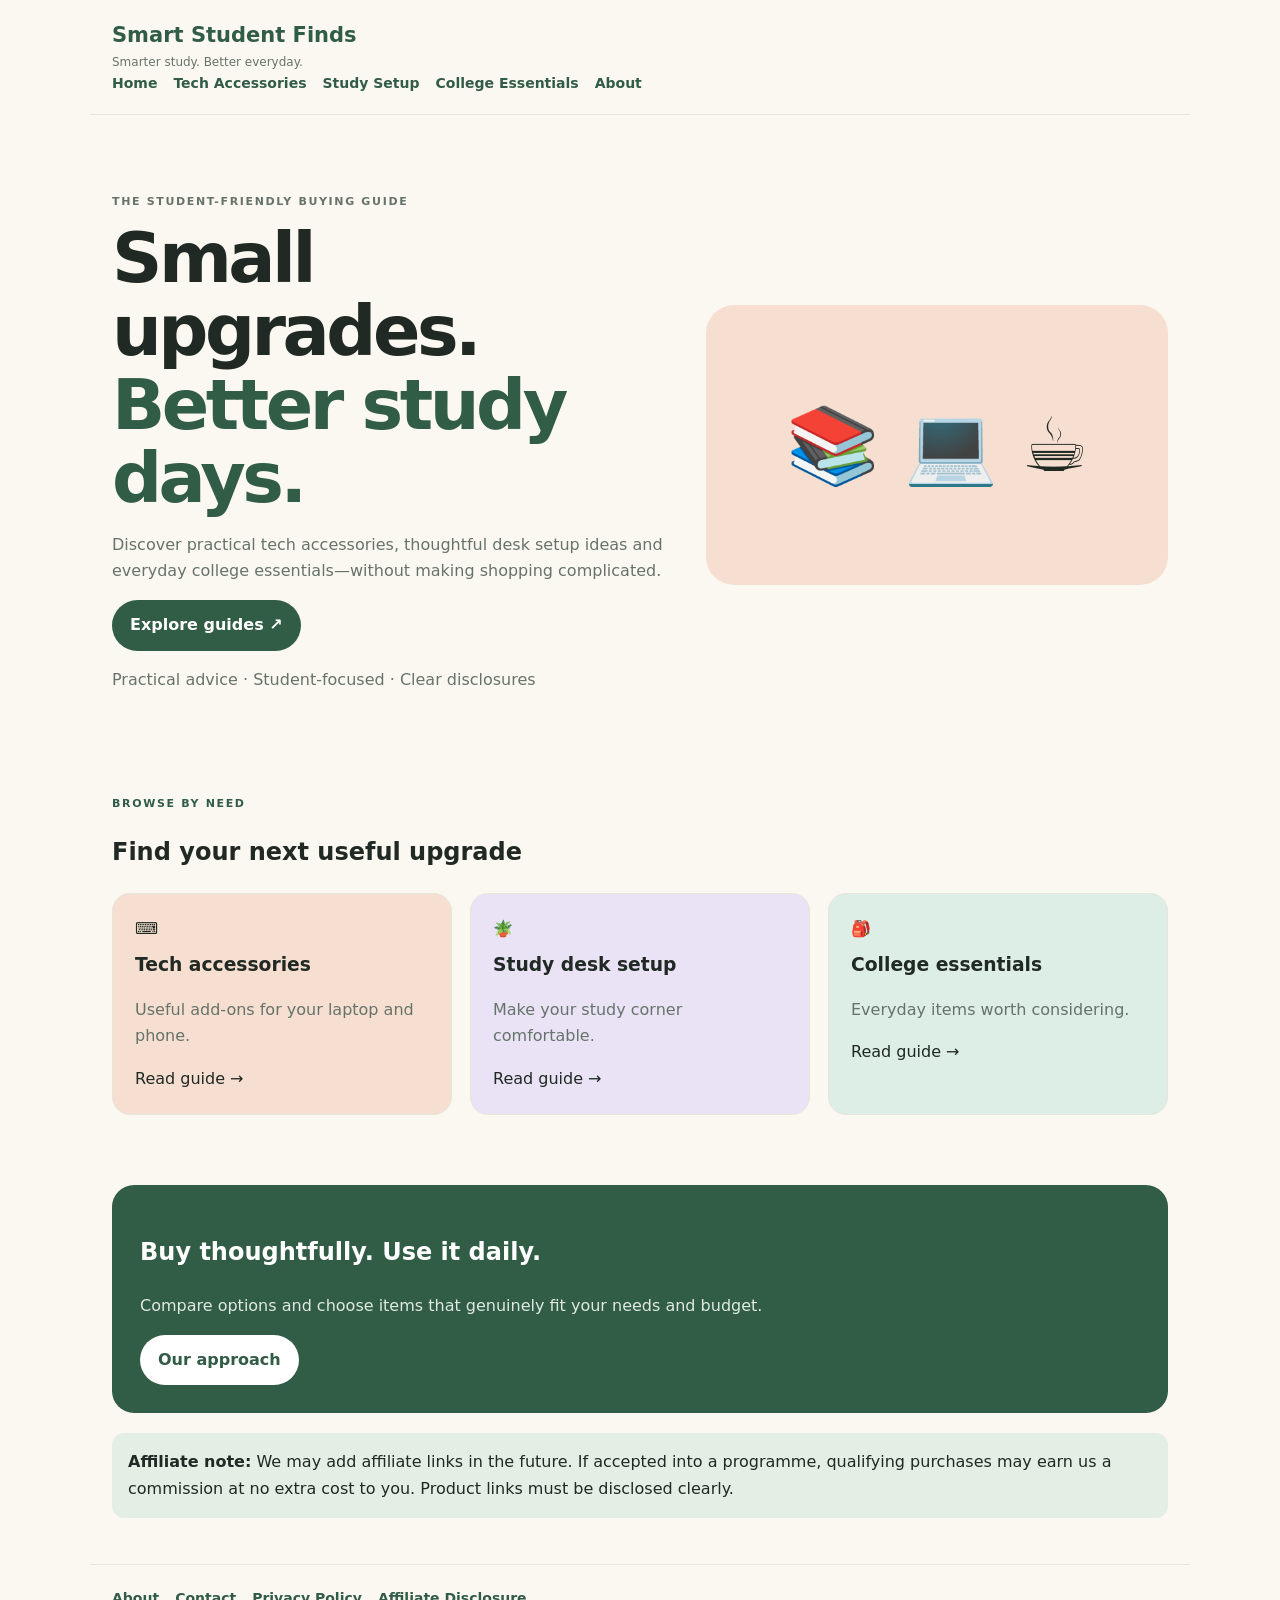
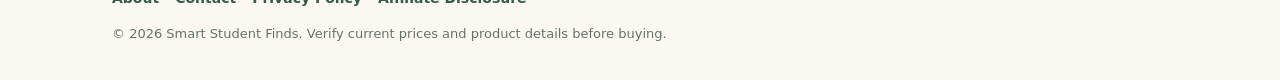
<file: index.html>
<!doctype html><html lang="en"><head><meta charset="utf-8"><meta name="viewport" content="width=device-width,initial-scale=1"><meta name="description" content="Student-focused buying guides for study, tech accessories and college essentials."><title>Home | Smart Student Finds</title><link rel="stylesheet" href="styles.css"><link rel="icon" href="assets/favicon.svg"></head><body><header><a class="brand" href="index.html">Smart Student Finds<small>Smarter study. Better everyday.</small></a><nav class="nav"><a href="index.html">Home</a><a href="laptop-accessories.html">Tech Accessories</a><a href="study-desk-setup.html">Study Setup</a><a href="college-essentials.html">College Essentials</a><a href="about.html">About</a></nav></header><main>
<section class="hero"><div><p class="eyebrow">THE STUDENT-FRIENDLY BUYING GUIDE</p><h1>Small upgrades.<br><span>Better study days.</span></h1><p>Discover practical tech accessories, thoughtful desk setup ideas and everyday college essentials—without making shopping complicated.</p><p><a class="button" href="#guides">Explore guides ↗</a></p><p class="muted">Practical advice · Student-focused · Clear disclosures</p></div><div class="art" aria-label="Study desk illustration">📚 💻 ☕</div></section>
<section class="section" id="guides"><p class="eyebrow">BROWSE BY NEED</p><h2>Find your next useful upgrade</h2><div class="grid">
<a class="card peach" href="laptop-accessories.html"><div>⌨️</div><h3>Tech accessories</h3><p>Useful add-ons for your laptop and phone.</p>Read guide →</a>
<a class="card lilac" href="study-desk-setup.html"><div>🪴</div><h3>Study desk setup</h3><p>Make your study corner comfortable.</p>Read guide →</a>
<a class="card mint" href="college-essentials.html"><div>🎒</div><h3>College essentials</h3><p>Everyday items worth considering.</p>Read guide →</a></div></section>
<section class="banner"><h2>Buy thoughtfully. Use it daily.</h2><p>Compare options and choose items that genuinely fit your needs and budget.</p><a class="button" href="about.html" style="background:white;color:#315c46">Our approach</a></section>
<p class="note"><strong>Affiliate note:</strong> We may add affiliate links in the future. If accepted into a programme, qualifying purchases may earn us a commission at no extra cost to you. Product links must be disclosed clearly.</p>
</main><footer><div class="footerlinks"><a href="about.html">About</a><a href="contact.html">Contact</a><a href="privacy.html">Privacy Policy</a><a href="disclosure.html">Affiliate Disclosure</a></div><p>© <span id="year"></span> Smart Student Finds. Verify current prices and product details before buying.</p></footer><script src="script.js"></script></body></html>
</file>
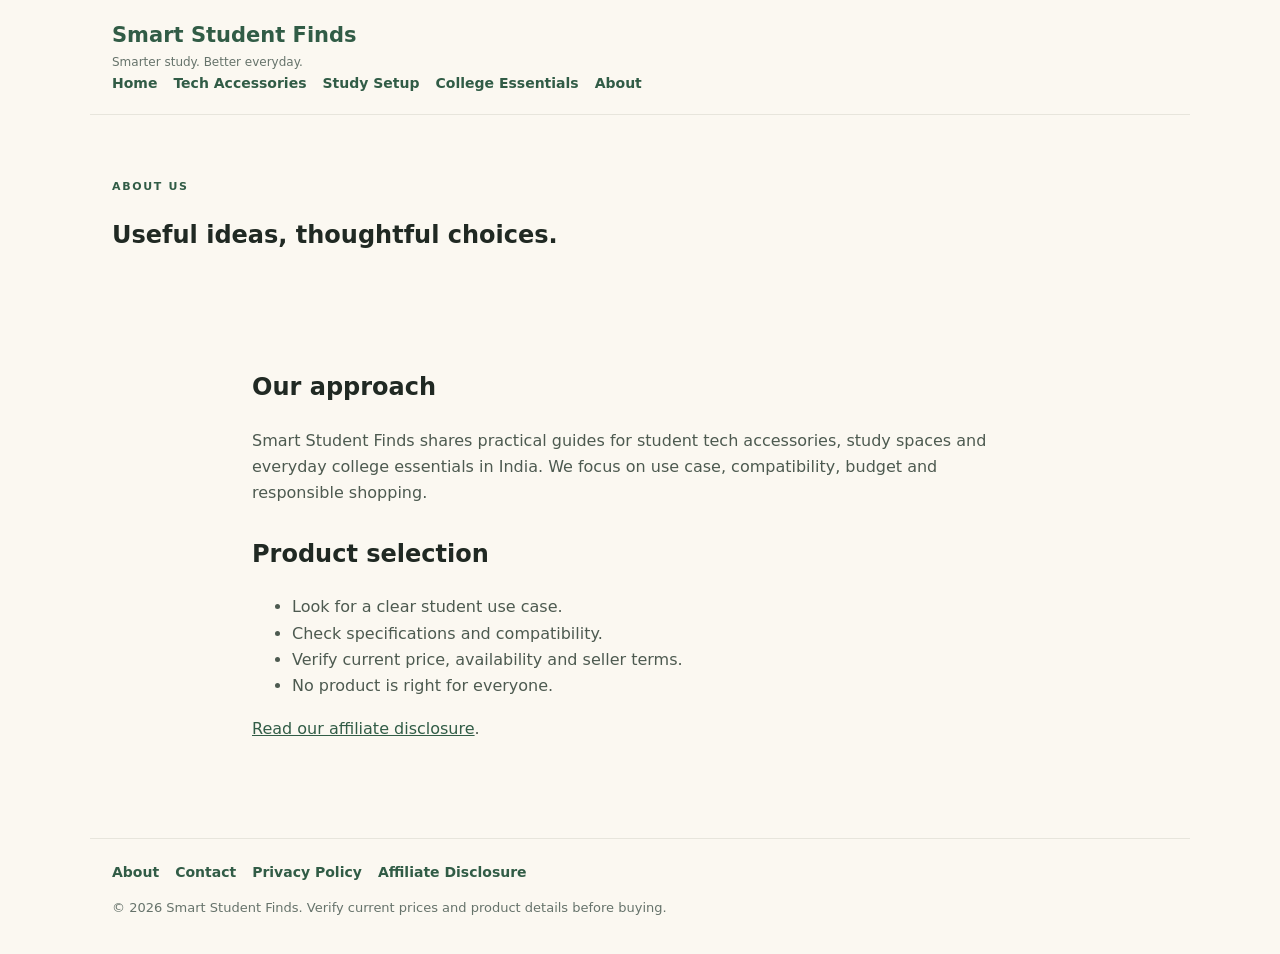
<file: about.html>
<!doctype html><html lang="en"><head><meta charset="utf-8"><meta name="viewport" content="width=device-width,initial-scale=1"><meta name="description" content="Useful ideas, thoughtful choices."><title>About | Smart Student Finds</title><link rel="stylesheet" href="styles.css"><link rel="icon" href="assets/favicon.svg"></head><body><header><a class="brand" href="index.html">Smart Student Finds<small>Smarter study. Better everyday.</small></a><nav class="nav"><a href="index.html">Home</a><a href="laptop-accessories.html">Tech Accessories</a><a href="study-desk-setup.html">Study Setup</a><a href="college-essentials.html">College Essentials</a><a href="about.html">About</a></nav></header><main><section class='section'><p class='eyebrow'>ABOUT US</p><h1>Useful ideas, thoughtful choices.</h1></section><article class='prose'><h2>Our approach</h2><p>Smart Student Finds shares practical guides for student tech accessories, study spaces and everyday college essentials in India. We focus on use case, compatibility, budget and responsible shopping.</p><h2>Product selection</h2><ul><li>Look for a clear student use case.</li><li>Check specifications and compatibility.</li><li>Verify current price, availability and seller terms.</li><li>No product is right for everyone.</li></ul><p><a href='disclosure.html'>Read our affiliate disclosure</a>.</p></article></main><footer><div class="footerlinks"><a href="about.html">About</a><a href="contact.html">Contact</a><a href="privacy.html">Privacy Policy</a><a href="disclosure.html">Affiliate Disclosure</a></div><p>© <span id="year"></span> Smart Student Finds. Verify current prices and product details before buying.</p></footer><script src="script.js"></script></body></html>
</file>
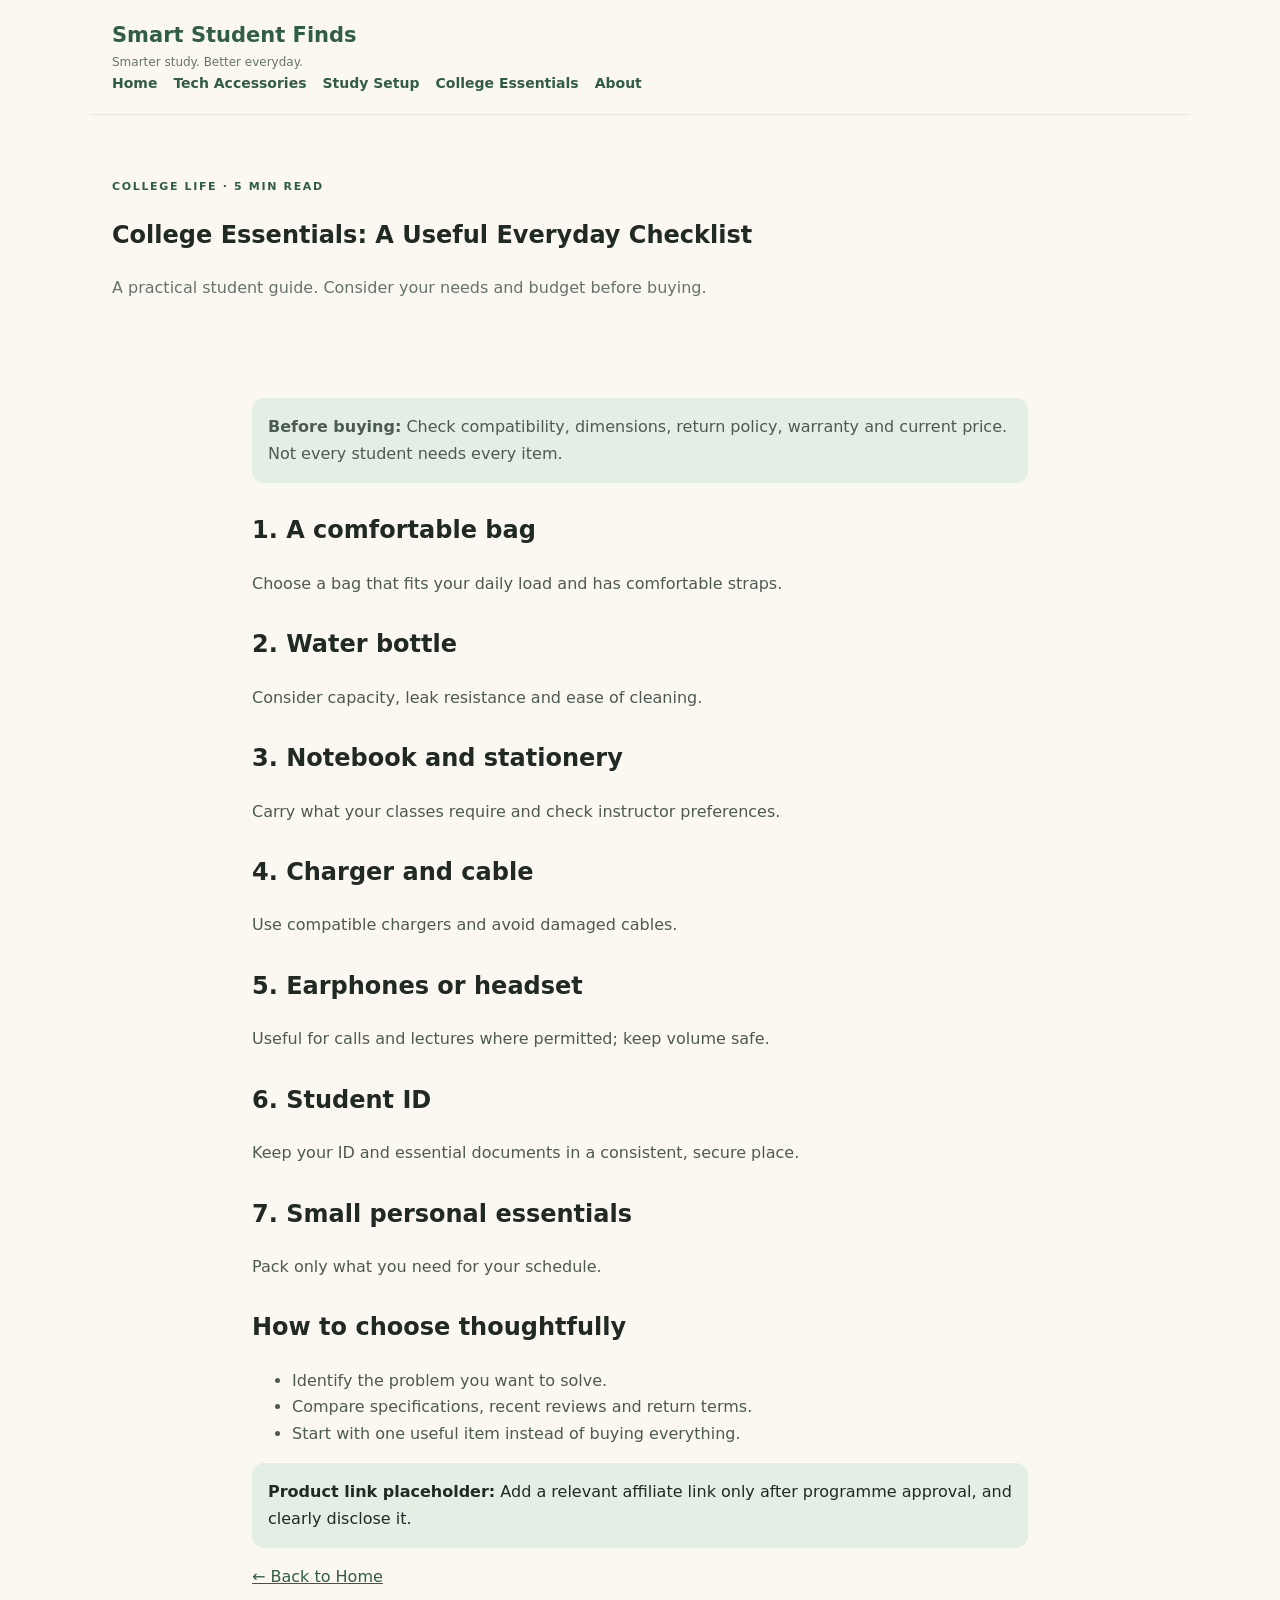
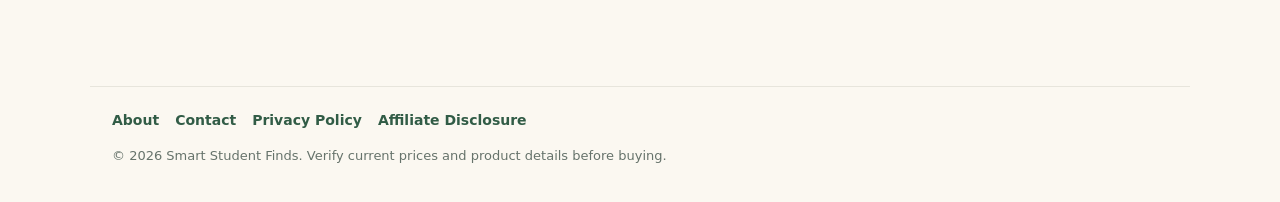
<file: college-essentials.html>
<!doctype html><html lang="en"><head><meta charset="utf-8"><meta name="viewport" content="width=device-width,initial-scale=1"><meta name="description" content="Student guide: College Essentials: A Useful Everyday Checklist"><title>College Essentials: A Useful Everyday Checklist | Smart Student Finds</title><link rel="stylesheet" href="styles.css"><link rel="icon" href="assets/favicon.svg"></head><body><header><a class="brand" href="index.html">Smart Student Finds<small>Smarter study. Better everyday.</small></a><nav class="nav"><a href="index.html">Home</a><a href="laptop-accessories.html">Tech Accessories</a><a href="study-desk-setup.html">Study Setup</a><a href="college-essentials.html">College Essentials</a><a href="about.html">About</a></nav></header><main><section class="section"><p class="eyebrow">COLLEGE LIFE · 5 MIN READ</p><h1>College Essentials: A Useful Everyday Checklist</h1><p class="muted">A practical student guide. Consider your needs and budget before buying.</p></section><article class="prose"><p class="note"><strong>Before buying:</strong> Check compatibility, dimensions, return policy, warranty and current price. Not every student needs every item.</p><h2>1. A comfortable bag</h2><p>Choose a bag that fits your daily load and has comfortable straps.</p><h2>2. Water bottle</h2><p>Consider capacity, leak resistance and ease of cleaning.</p><h2>3. Notebook and stationery</h2><p>Carry what your classes require and check instructor preferences.</p><h2>4. Charger and cable</h2><p>Use compatible chargers and avoid damaged cables.</p><h2>5. Earphones or headset</h2><p>Useful for calls and lectures where permitted; keep volume safe.</p><h2>6. Student ID</h2><p>Keep your ID and essential documents in a consistent, secure place.</p><h2>7. Small personal essentials</h2><p>Pack only what you need for your schedule.</p><h2>How to choose thoughtfully</h2><ul><li>Identify the problem you want to solve.</li><li>Compare specifications, recent reviews and return terms.</li><li>Start with one useful item instead of buying everything.</li></ul><div class="note"><strong>Product link placeholder:</strong> Add a relevant affiliate link only after programme approval, and clearly disclose it.</div><p><a href="index.html">← Back to Home</a></p></article></main><footer><div class="footerlinks"><a href="about.html">About</a><a href="contact.html">Contact</a><a href="privacy.html">Privacy Policy</a><a href="disclosure.html">Affiliate Disclosure</a></div><p>© <span id="year"></span> Smart Student Finds. Verify current prices and product details before buying.</p></footer><script src="script.js"></script></body></html>
</file>
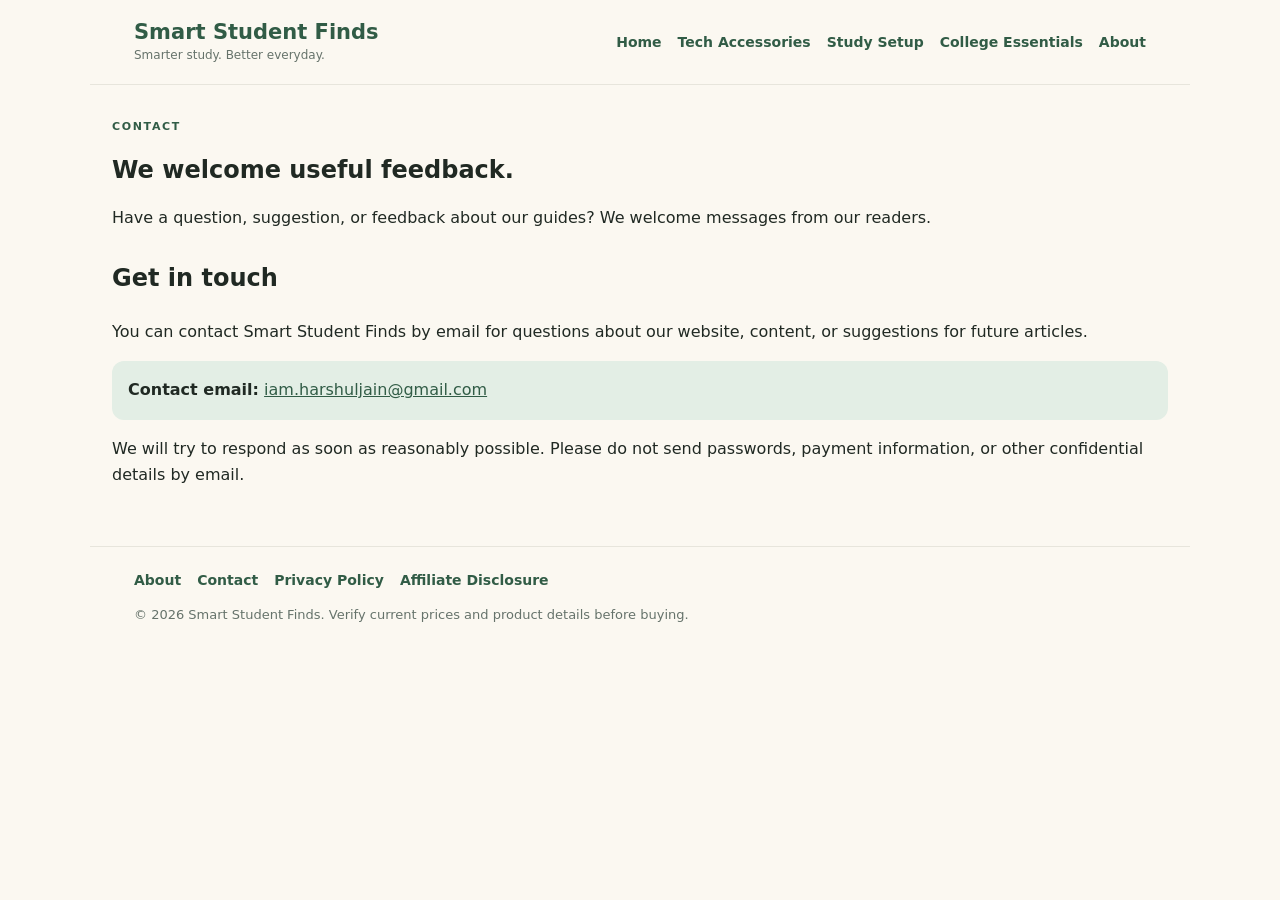
<file: contact.html>
<!DOCTYPE html>
<html lang="en">
<head>
  <meta charset="UTF-8">
  <meta name="viewport" content="width=device-width, initial-scale=1.0">

  <title>Contact | Smart Student Finds</title>

  <meta
    name="description"
    content="Contact Smart Student Finds with questions, feedback, and suggestions about student technology accessories, college essentials, and study setups."
  >

  <link rel="stylesheet" href="styles.css">
  <link rel="icon" href="assets/favicon.svg" type="image/svg+xml">
</head>

<body>

  <!-- Header -->
  <header class="site-header">
    <div class="container header-inner">

      <a class="brand" href="index.html">
        <span class="brand-name">Smart Student Finds</span>
        <span class="brand-tagline">Smarter study. Better everyday.</span>
      </a>

      <nav class="main-nav" aria-label="Main navigation">
        <a href="index.html">Home</a>
        <a href="laptop-accessories.html">Tech Accessories</a>
        <a href="study-desk-setup.html">Study Setup</a>
        <a href="college-essentials.html">College Essentials</a>
        <a href="about.html">About</a>
      </nav>

    </div>
  </header>

  <!-- Main Content -->
  <main class="container page-content">

    <section class="page-heading">
      <p class="eyebrow">CONTACT</p>

      <h1>We welcome useful feedback.</h1>

      <p>
        Have a question, suggestion, or feedback about our guides?
        We welcome messages from our readers.
      </p>
    </section>

    <section class="content-section">

      <h2>Get in touch</h2>

      <p>
        You can contact Smart Student Finds by email for questions
        about our website, content, or suggestions for future articles.
      </p>

      <div class="notice">
        <strong>Contact email:</strong>
        <a href="mailto:iam.harshuljain@gmail.com">
          iam.harshuljain@gmail.com
        </a>
      </div>

      <p>
        We will try to respond as soon as reasonably possible.
        Please do not send passwords, payment information, or other
        confidential details by email.
      </p>

    </section>

  </main>

  <!-- Footer -->
  <footer class="site-footer">
    <div class="container">

      <nav class="footer-links" aria-label="Footer navigation">
        <a href="about.html">About</a>
        <a href="contact.html">Contact</a>
        <a href="privacy.html">Privacy Policy</a>
        <a href="disclosure.html">Affiliate Disclosure</a>
      </nav>

      <p class="footer-note">
        &copy; 2026 Smart Student Finds.
        Verify current prices and product details before buying.
      </p>

    </div>
  </footer>

</body>
</html>
</file>
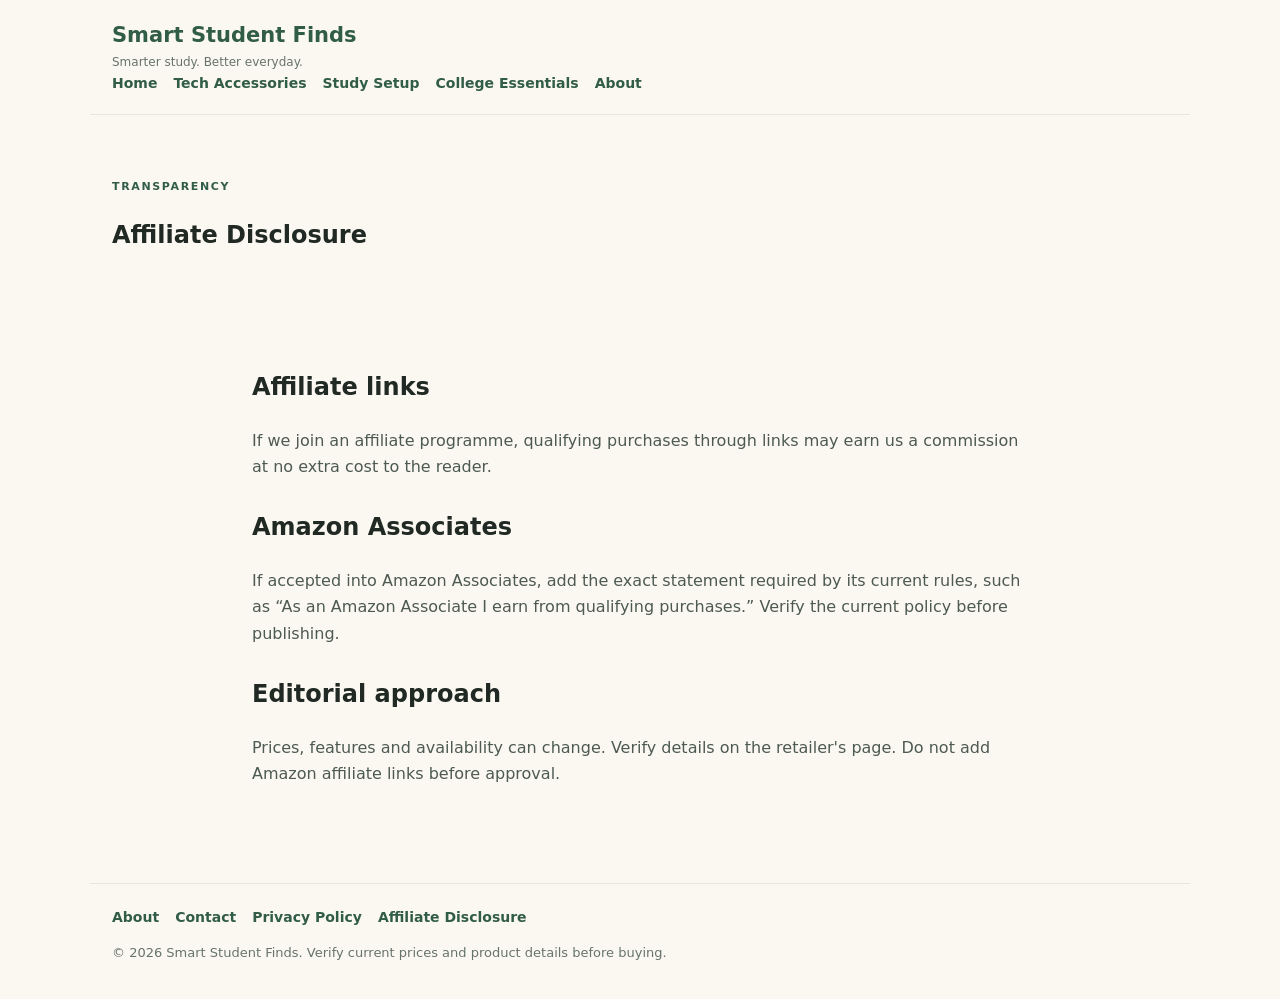
<file: disclosure.html>
<!doctype html><html lang="en"><head><meta charset="utf-8"><meta name="viewport" content="width=device-width,initial-scale=1"><meta name="description" content="Affiliate disclosure for Smart Student Finds."><title>Affiliate Disclosure | Smart Student Finds</title><link rel="stylesheet" href="styles.css"><link rel="icon" href="assets/favicon.svg"></head><body><header><a class="brand" href="index.html">Smart Student Finds<small>Smarter study. Better everyday.</small></a><nav class="nav"><a href="index.html">Home</a><a href="laptop-accessories.html">Tech Accessories</a><a href="study-desk-setup.html">Study Setup</a><a href="college-essentials.html">College Essentials</a><a href="about.html">About</a></nav></header><main><section class='section'><p class='eyebrow'>TRANSPARENCY</p><h1>Affiliate Disclosure</h1></section><article class='prose'><h2>Affiliate links</h2><p>If we join an affiliate programme, qualifying purchases through links may earn us a commission at no extra cost to the reader.</p><h2>Amazon Associates</h2><p>If accepted into Amazon Associates, add the exact statement required by its current rules, such as “As an Amazon Associate I earn from qualifying purchases.” Verify the current policy before publishing.</p><h2>Editorial approach</h2><p>Prices, features and availability can change. Verify details on the retailer's page. Do not add Amazon affiliate links before approval.</p></article></main><footer><div class="footerlinks"><a href="about.html">About</a><a href="contact.html">Contact</a><a href="privacy.html">Privacy Policy</a><a href="disclosure.html">Affiliate Disclosure</a></div><p>© <span id="year"></span> Smart Student Finds. Verify current prices and product details before buying.</p></footer><script src="script.js"></script></body></html>
</file>
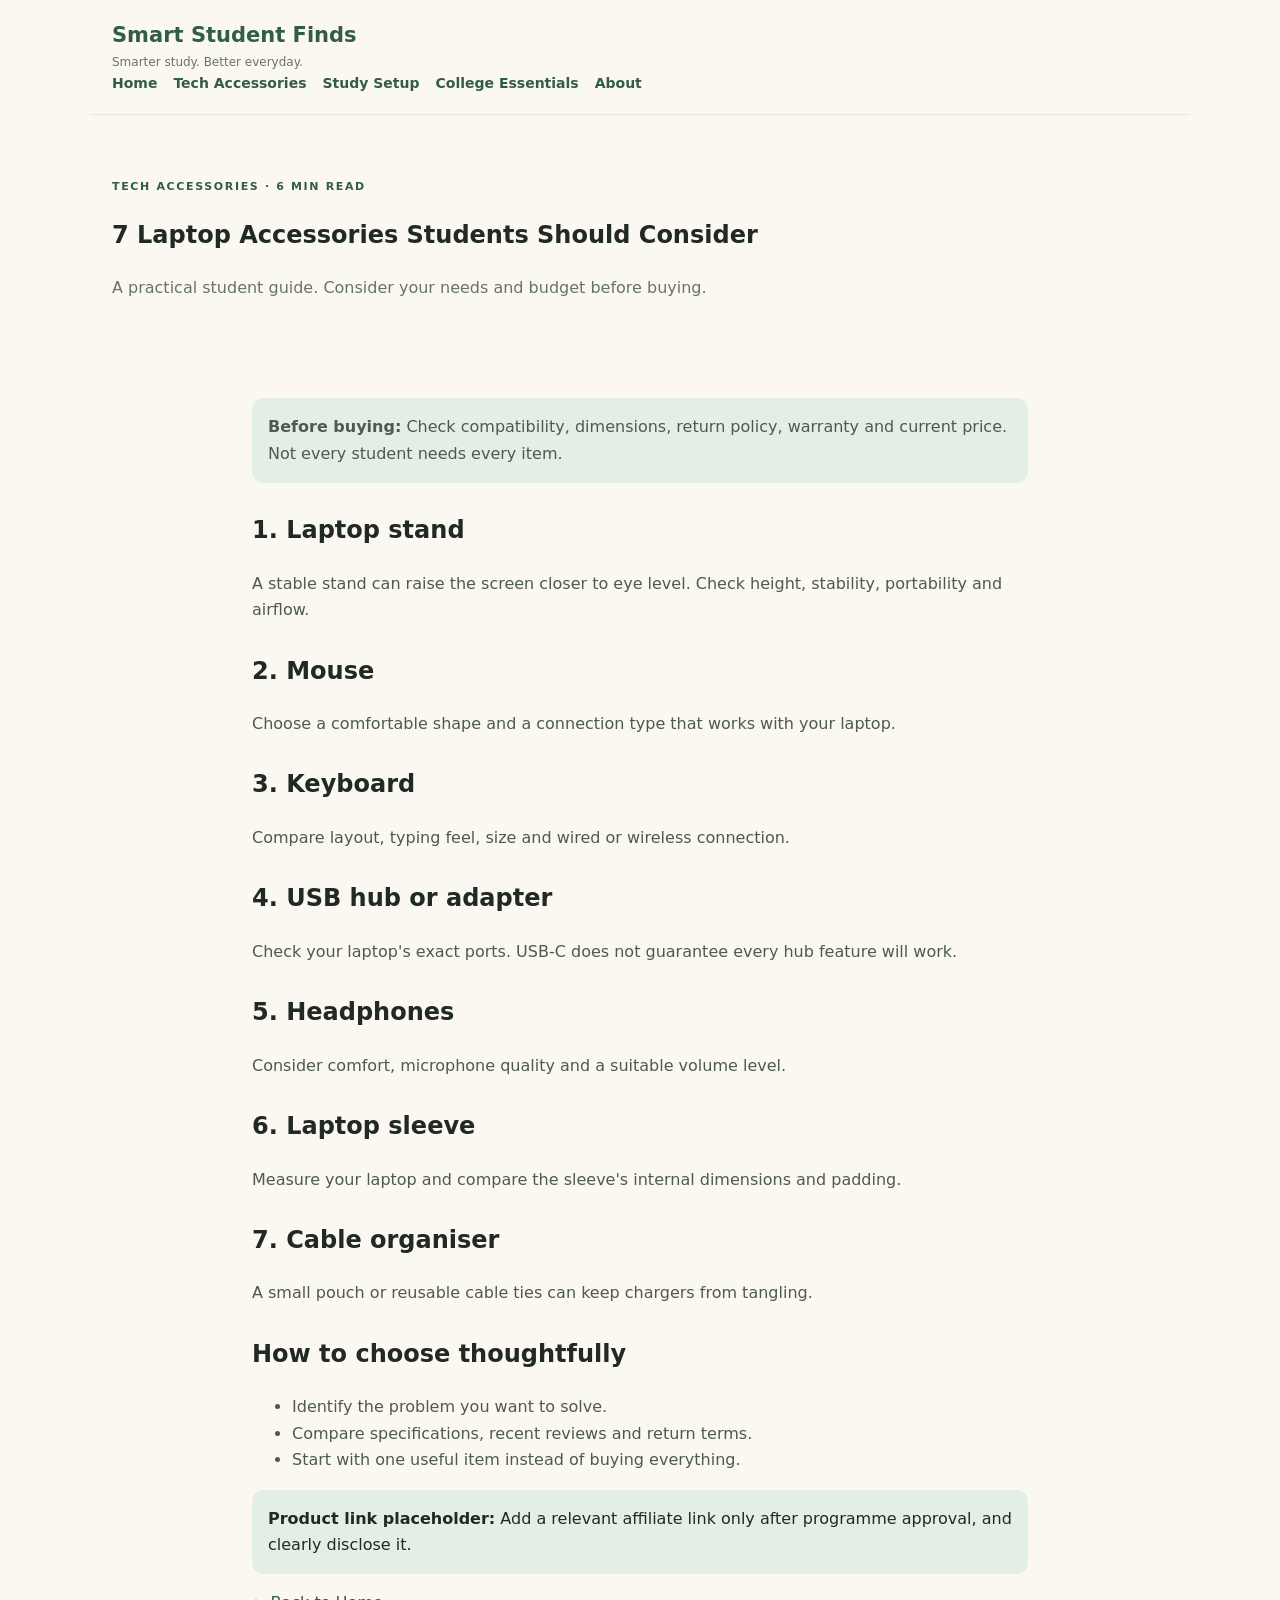
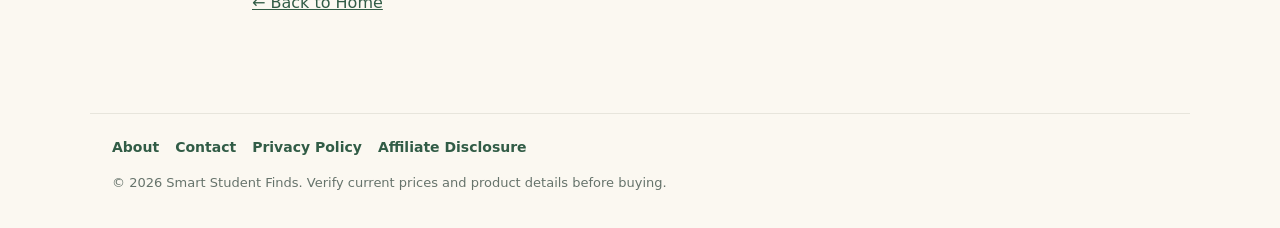
<file: laptop-accessories.html>
<!doctype html><html lang="en"><head><meta charset="utf-8"><meta name="viewport" content="width=device-width,initial-scale=1"><meta name="description" content="Student guide: 7 Laptop Accessories Students Should Consider"><title>7 Laptop Accessories Students Should Consider | Smart Student Finds</title><link rel="stylesheet" href="styles.css"><link rel="icon" href="assets/favicon.svg"></head><body><header><a class="brand" href="index.html">Smart Student Finds<small>Smarter study. Better everyday.</small></a><nav class="nav"><a href="index.html">Home</a><a href="laptop-accessories.html">Tech Accessories</a><a href="study-desk-setup.html">Study Setup</a><a href="college-essentials.html">College Essentials</a><a href="about.html">About</a></nav></header><main><section class="section"><p class="eyebrow">TECH ACCESSORIES · 6 MIN READ</p><h1>7 Laptop Accessories Students Should Consider</h1><p class="muted">A practical student guide. Consider your needs and budget before buying.</p></section><article class="prose"><p class="note"><strong>Before buying:</strong> Check compatibility, dimensions, return policy, warranty and current price. Not every student needs every item.</p><h2>1. Laptop stand</h2><p>A stable stand can raise the screen closer to eye level. Check height, stability, portability and airflow.</p><h2>2. Mouse</h2><p>Choose a comfortable shape and a connection type that works with your laptop.</p><h2>3. Keyboard</h2><p>Compare layout, typing feel, size and wired or wireless connection.</p><h2>4. USB hub or adapter</h2><p>Check your laptop's exact ports. USB-C does not guarantee every hub feature will work.</p><h2>5. Headphones</h2><p>Consider comfort, microphone quality and a suitable volume level.</p><h2>6. Laptop sleeve</h2><p>Measure your laptop and compare the sleeve's internal dimensions and padding.</p><h2>7. Cable organiser</h2><p>A small pouch or reusable cable ties can keep chargers from tangling.</p><h2>How to choose thoughtfully</h2><ul><li>Identify the problem you want to solve.</li><li>Compare specifications, recent reviews and return terms.</li><li>Start with one useful item instead of buying everything.</li></ul><div class="note"><strong>Product link placeholder:</strong> Add a relevant affiliate link only after programme approval, and clearly disclose it.</div><p><a href="index.html">← Back to Home</a></p></article></main><footer><div class="footerlinks"><a href="about.html">About</a><a href="contact.html">Contact</a><a href="privacy.html">Privacy Policy</a><a href="disclosure.html">Affiliate Disclosure</a></div><p>© <span id="year"></span> Smart Student Finds. Verify current prices and product details before buying.</p></footer><script src="script.js"></script></body></html>
</file>
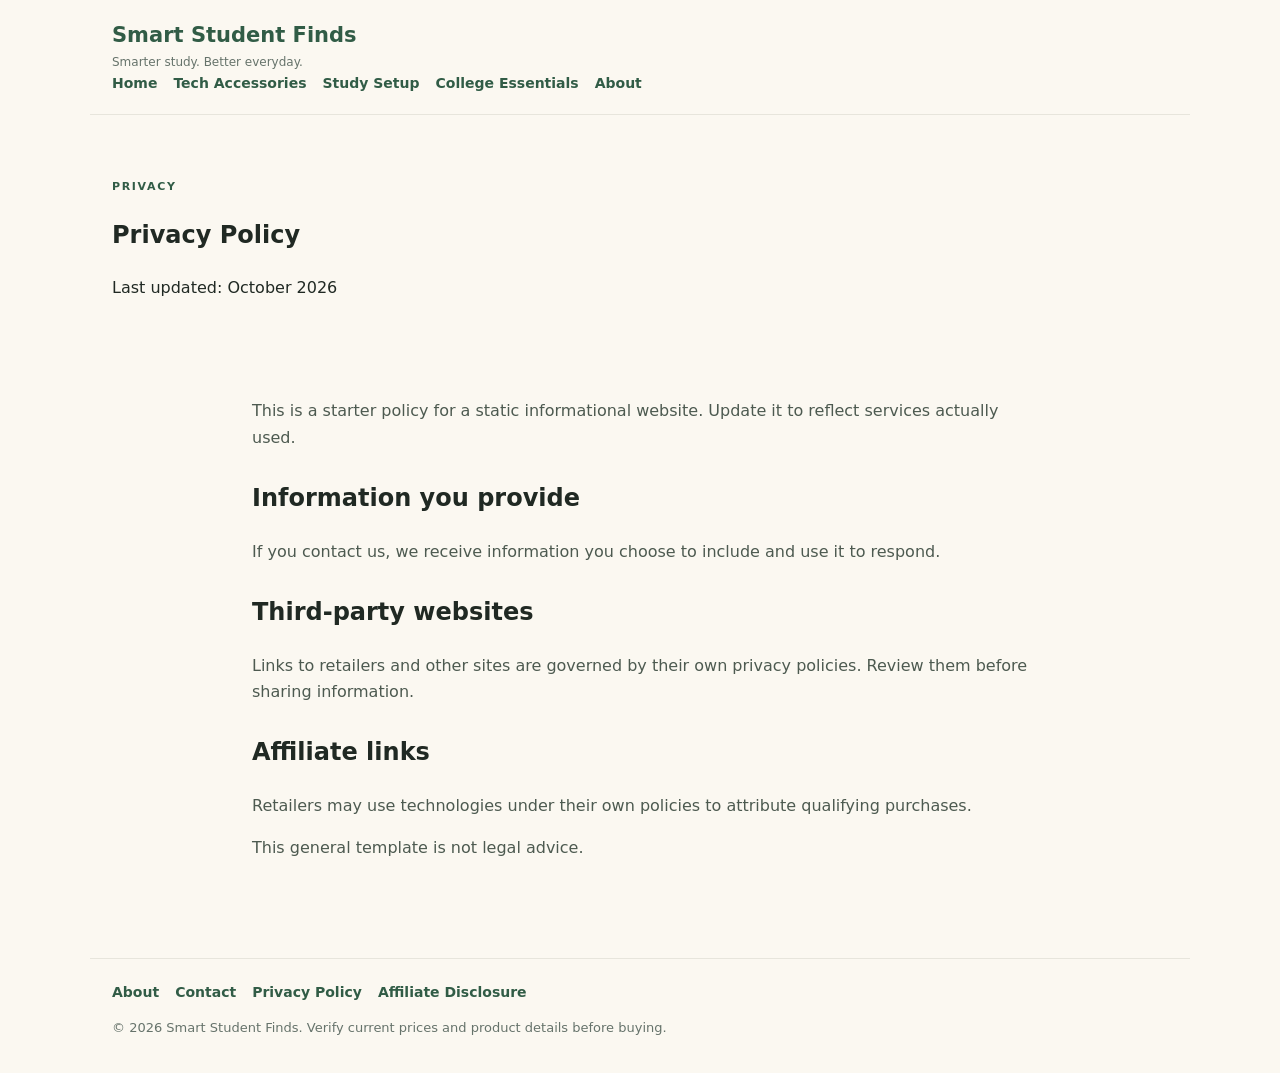
<file: privacy.html>
<!doctype html><html lang="en"><head><meta charset="utf-8"><meta name="viewport" content="width=device-width,initial-scale=1"><meta name="description" content="Privacy policy for Smart Student Finds."><title>Privacy Policy | Smart Student Finds</title><link rel="stylesheet" href="styles.css"><link rel="icon" href="assets/favicon.svg"></head><body><header><a class="brand" href="index.html">Smart Student Finds<small>Smarter study. Better everyday.</small></a><nav class="nav"><a href="index.html">Home</a><a href="laptop-accessories.html">Tech Accessories</a><a href="study-desk-setup.html">Study Setup</a><a href="college-essentials.html">College Essentials</a><a href="about.html">About</a></nav></header><main><section class='section'><p class='eyebrow'>PRIVACY</p><h1>Privacy Policy</h1><p>Last updated: October 2026</p></section><article class='prose'><p>This is a starter policy for a static informational website. Update it to reflect services actually used.</p><h2>Information you provide</h2><p>If you contact us, we receive information you choose to include and use it to respond.</p><h2>Third-party websites</h2><p>Links to retailers and other sites are governed by their own privacy policies. Review them before sharing information.</p><h2>Affiliate links</h2><p>Retailers may use technologies under their own policies to attribute qualifying purchases.</p><p>This general template is not legal advice.</p></article></main><footer><div class="footerlinks"><a href="about.html">About</a><a href="contact.html">Contact</a><a href="privacy.html">Privacy Policy</a><a href="disclosure.html">Affiliate Disclosure</a></div><p>© <span id="year"></span> Smart Student Finds. Verify current prices and product details before buying.</p></footer><script src="script.js"></script></body></html>
</file>
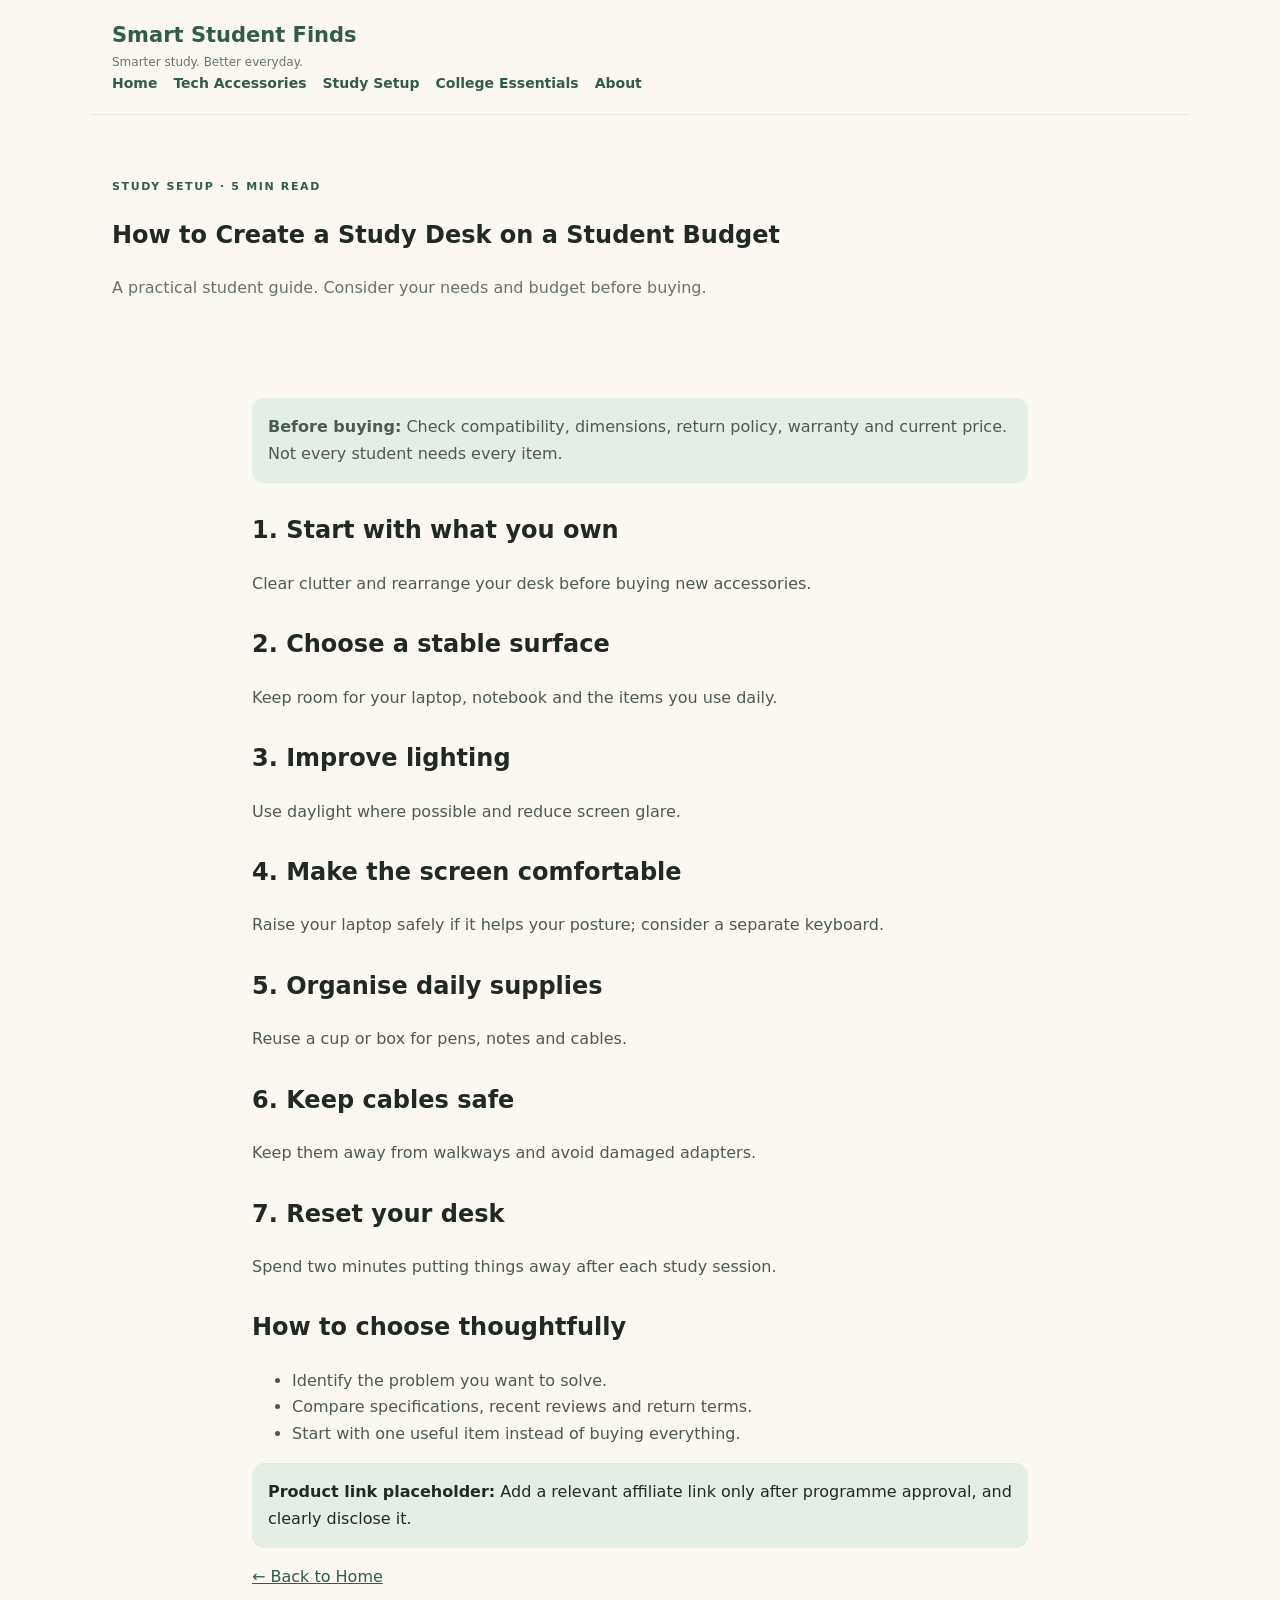
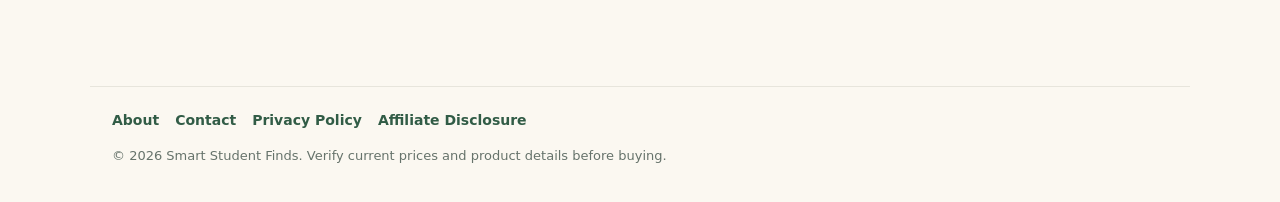
<file: study-desk-setup.html>
<!doctype html><html lang="en"><head><meta charset="utf-8"><meta name="viewport" content="width=device-width,initial-scale=1"><meta name="description" content="Student guide: How to Create a Study Desk on a Student Budget"><title>How to Create a Study Desk on a Student Budget | Smart Student Finds</title><link rel="stylesheet" href="styles.css"><link rel="icon" href="assets/favicon.svg"></head><body><header><a class="brand" href="index.html">Smart Student Finds<small>Smarter study. Better everyday.</small></a><nav class="nav"><a href="index.html">Home</a><a href="laptop-accessories.html">Tech Accessories</a><a href="study-desk-setup.html">Study Setup</a><a href="college-essentials.html">College Essentials</a><a href="about.html">About</a></nav></header><main><section class="section"><p class="eyebrow">STUDY SETUP · 5 MIN READ</p><h1>How to Create a Study Desk on a Student Budget</h1><p class="muted">A practical student guide. Consider your needs and budget before buying.</p></section><article class="prose"><p class="note"><strong>Before buying:</strong> Check compatibility, dimensions, return policy, warranty and current price. Not every student needs every item.</p><h2>1. Start with what you own</h2><p>Clear clutter and rearrange your desk before buying new accessories.</p><h2>2. Choose a stable surface</h2><p>Keep room for your laptop, notebook and the items you use daily.</p><h2>3. Improve lighting</h2><p>Use daylight where possible and reduce screen glare.</p><h2>4. Make the screen comfortable</h2><p>Raise your laptop safely if it helps your posture; consider a separate keyboard.</p><h2>5. Organise daily supplies</h2><p>Reuse a cup or box for pens, notes and cables.</p><h2>6. Keep cables safe</h2><p>Keep them away from walkways and avoid damaged adapters.</p><h2>7. Reset your desk</h2><p>Spend two minutes putting things away after each study session.</p><h2>How to choose thoughtfully</h2><ul><li>Identify the problem you want to solve.</li><li>Compare specifications, recent reviews and return terms.</li><li>Start with one useful item instead of buying everything.</li></ul><div class="note"><strong>Product link placeholder:</strong> Add a relevant affiliate link only after programme approval, and clearly disclose it.</div><p><a href="index.html">← Back to Home</a></p></article></main><footer><div class="footerlinks"><a href="about.html">About</a><a href="contact.html">Contact</a><a href="privacy.html">Privacy Policy</a><a href="disclosure.html">Affiliate Disclosure</a></div><p>© <span id="year"></span> Smart Student Finds. Verify current prices and product details before buying.</p></footer><script src="script.js"></script></body></html>
</file>
<file: styles.css>
/* Smart Student Finds — clean responsive stylesheet */
:root{--green:#315c46;--green-dark:#244735;--cream:#fbf8f1;--text:#202923;--muted:#66736b;--border:#e7e5dc;--white:#fff;--peach:#f6dfd0;--lilac:#e9e3f5;--mint:#dceee5}
*{box-sizing:border-box}
html{scroll-behavior:smooth}
body{margin:0;background:var(--cream);color:var(--text);font:16px/1.65 system-ui,"Segoe UI",sans-serif}
a{color:var(--green)}a:hover{color:var(--green-dark)}
img{display:block;max-width:100%;height:auto}
header,main,footer,.container{max-width:1100px;margin-left:auto;margin-right:auto;padding-left:22px;padding-right:22px}
header,.site-header{border-bottom:1px solid var(--border);padding-top:18px;padding-bottom:18px}
.header-inner{max-width:1100px;margin:0 auto;display:flex;justify-content:space-between;align-items:center;gap:20px;flex-wrap:wrap}
.brand{display:flex;flex-direction:column;color:var(--green);font-weight:800;font-size:21px;text-decoration:none}
.brand small,.brand-tagline{display:block;color:var(--muted);font-size:12px;font-weight:500}
.brand-name{display:block;font-size:21px;line-height:1.35;font-weight:800;color:var(--green)}
.nav,.main-nav{display:flex;align-items:center;gap:16px;flex-wrap:wrap}
.nav a,.main-nav a,footer a,.footer-links a,.footerlinks a{font-size:14px;font-weight:650;text-decoration:none}
.nav a:hover,.main-nav a:hover,footer a:hover{text-decoration:underline}
main,.page-content{padding-top:22px;padding-bottom:30px}
.hero{display:grid;grid-template-columns:1.1fr .9fr;gap:30px;align-items:center;padding-top:45px;padding-bottom:45px}
.eyebrow{font-size:11px;letter-spacing:.15em;color:var(--green);font-weight:800;text-transform:uppercase}
.hero h1{font-size:clamp(40px,6vw,70px);line-height:1.05;letter-spacing:-.05em;margin:10px 0}
.hero h1 span{color:var(--green)}
.hero p,.muted{color:var(--muted)}
.art{min-height:280px;border-radius:28px;background:var(--peach);display:grid;place-items:center;font-size:75px}
.button{display:inline-block;background:var(--green);color:#fff;border-radius:30px;padding:12px 18px;text-decoration:none;font-weight:750;border:0;cursor:pointer}
.button:hover{background:var(--green-dark);color:#fff}
.grid{display:grid;grid-template-columns:repeat(3,minmax(0,1fr));gap:18px}
.card{min-width:0;padding:22px;border-radius:18px;background:#fff;border:1px solid var(--border);text-decoration:none;color:var(--text);overflow-wrap:anywhere}
.card h3{margin:8px 0}.card p{color:var(--muted)}
.peach{background:var(--peach)}.lilac{background:var(--lilac)}.mint{background:var(--mint)}
.section{padding:30px 0 50px}.banner{background:var(--green);color:#fff;padding:28px;border-radius:22px;margin:20px 0}.banner p{color:#e0e9e1}
.prose{max-width:820px;margin:auto;padding:15px 22px 50px}.prose h2{margin-top:28px}.prose p,.prose li{color:#4d5a50}
.page-heading{margin-bottom:24px}.page-heading h1{line-height:1.2}.content-section{margin:28px 0}
.note,.notice{background:#e3eee5;padding:16px;border-radius:12px}
.footerlinks,.footer-links{display:flex;gap:16px;flex-wrap:wrap;margin-bottom:12px}
footer,.site-footer{border-top:1px solid var(--border);color:var(--muted);font-size:13px;padding-top:22px;padding-bottom:22px}
.footer-inner{max-width:1100px;margin:0 auto}.footer-note{margin-top:12px}
.menu-toggle{display:none}
input,textarea,select{max-width:100%;font:inherit}button{font:inherit}
@media(max-width:720px){header,main,footer,.container{padding-left:16px;padding-right:16px}.hero{grid-template-columns:1fr;padding-top:25px}.grid{grid-template-columns:1fr}.nav,.main-nav{gap:10px}.art{min-height:200px}.header-inner{align-items:flex-start}.prose{padding:12px 16px 35px}}
</file>
